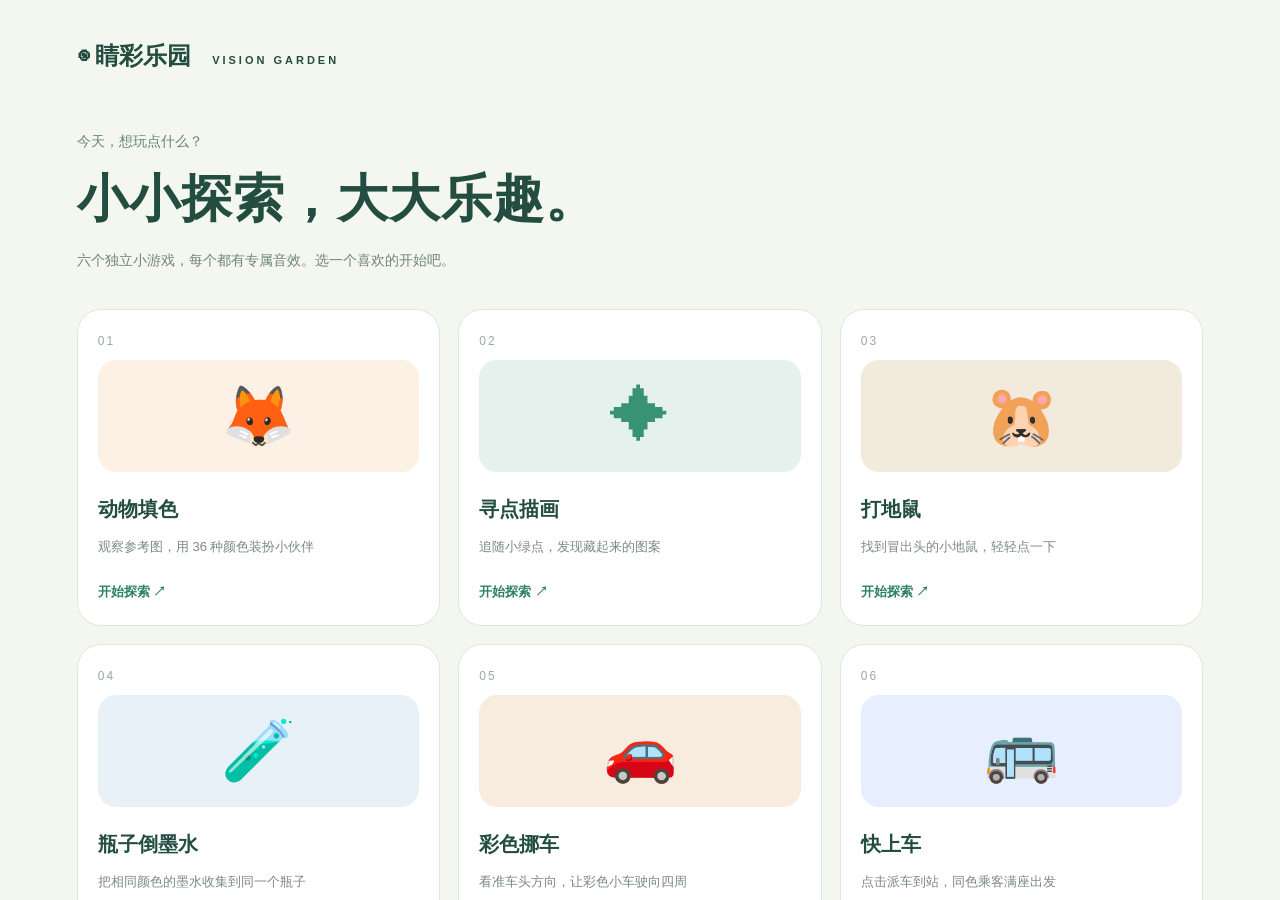
<file: index.html>
<!doctype html><html lang="zh-CN"><head><meta charset="utf-8"><meta name="viewport" content="width=device-width,initial-scale=1"><title>睛彩乐园 · 视觉互动训练</title><link rel="stylesheet" href="shared/base.css"><link rel="stylesheet" href="shared/games.css"><style>
.game-grid{grid-template-columns:repeat(3,minmax(0,1fr))}.game-card{text-decoration:none;color:inherit}.game-color .game-icon{background:#fdf0e4}
</style></head><body><section id="home">
<div class="home-brand">◉ 睛彩乐园 <small>VISION GARDEN</small></div>
<div class="home-intro"><span>今天，想玩点什么？</span><h1>小小探索，大大乐趣。</h1><p>六个独立小游戏，每个都有专属音效。选一个喜欢的开始吧。</p></div>
<div class="game-grid">
<a class="game-card game-color" href="games/color/"><span class="game-number">01</span><span class="game-icon">🦊</span><h2>动物填色</h2><p>观察参考图，用 36 种颜色装扮小伙伴</p><span class="play-link">开始探索 ↗</span></a>
<a class="game-card game-dots" href="games/dots/"><span class="game-number">02</span><span class="game-icon">✦</span><h2>寻点描画</h2><p>追随小绿点，发现藏起来的图案</p><span class="play-link">开始探索 ↗</span></a>
<a class="game-card game-mole" href="games/mole/"><span class="game-number">03</span><span class="game-icon">🐹</span><h2>打地鼠</h2><p>找到冒出头的小地鼠，轻轻点一下</p><span class="play-link">开始探索 ↗</span></a>
<a class="game-card game-water" href="games/water/"><span class="game-number">04</span><span class="game-icon">🧪</span><h2>瓶子倒墨水</h2><p>把相同颜色的墨水收集到同一个瓶子</p><span class="play-link">开始探索 ↗</span></a>
<a class="game-card game-cars" href="games/cars/"><span class="game-number">05</span><span class="game-icon">🚗</span><h2>彩色挪车</h2><p>看准车头方向，让彩色小车驶向四周</p><span class="play-link">开始探索 ↗</span></a>
<a class="game-card game-bus" href="games/bus/"><span class="game-number">06</span><span class="game-icon">🚌</span><h2>快上车</h2><p>点击派车到站，同色乘客满座出发</p><span class="play-link">开始探索 ↗</span></a>
</div>
<p class="home-note">免费开源 · 仅供学习与交流<br>游戏内保留原有闪烁背景；有光敏性癫痫史者请勿使用，不适时立即暂停。此项目不替代正规诊疗。</p>
</section></body></html>
</file>
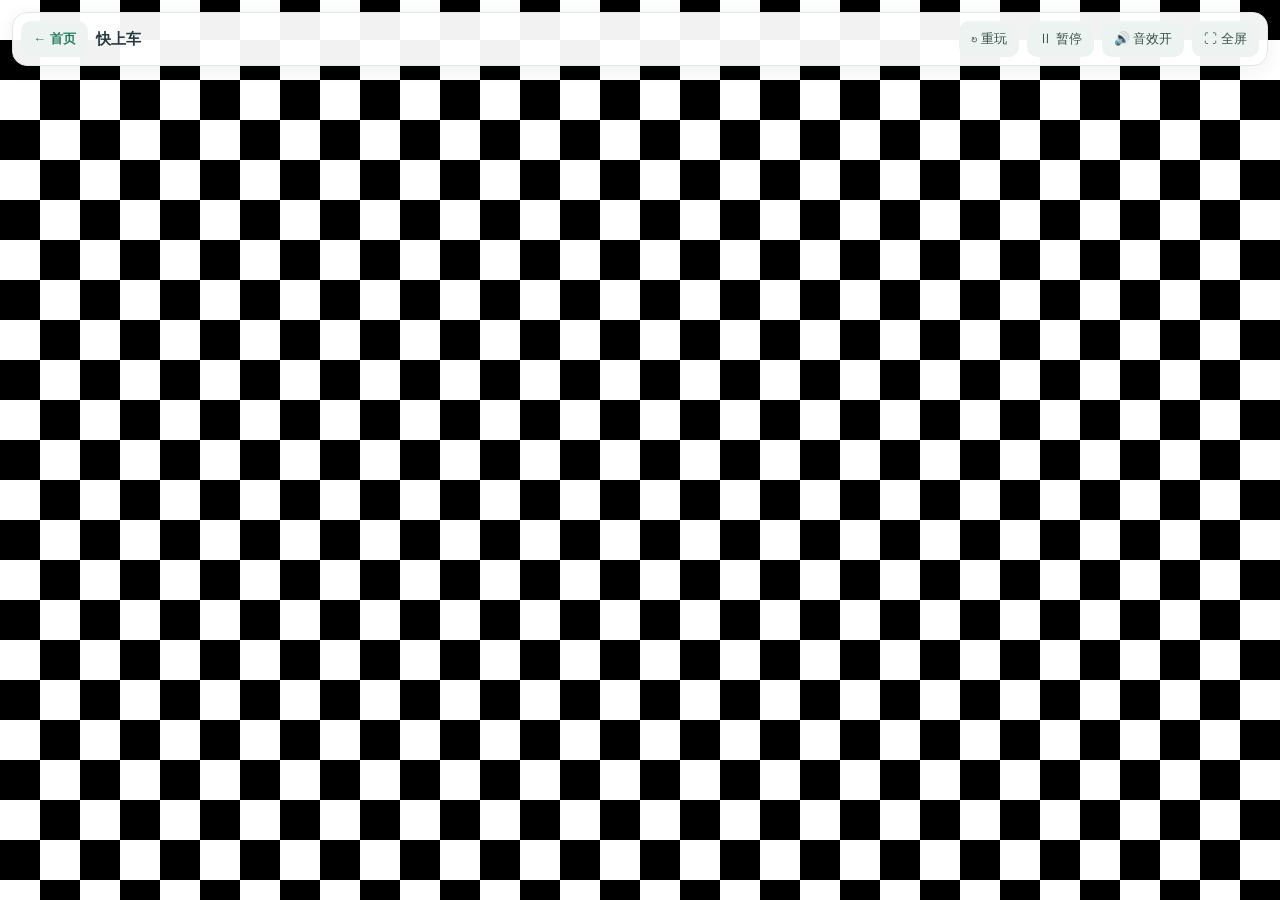
<file: games/bus/index.html>
<!doctype html><html lang="zh-CN"><head><meta charset="utf-8"><meta name="viewport" content="width=device-width,initial-scale=1"><title>快上车 · 睛彩乐园</title><link rel="stylesheet" href="../../shared/base.css"><link rel="stylesheet" href="../../shared/games.css"><link rel="stylesheet" href="../../shared/bus.css"></head><body><div class="layout immersive"><section><div class="workspace"><div class="stage" id="stage"></div></div></section></div><script src="../../shared/audio.js?v=3"></script><script src="../../shared/shell.js"></script><script src="bus.js"></script></body></html>
</file>
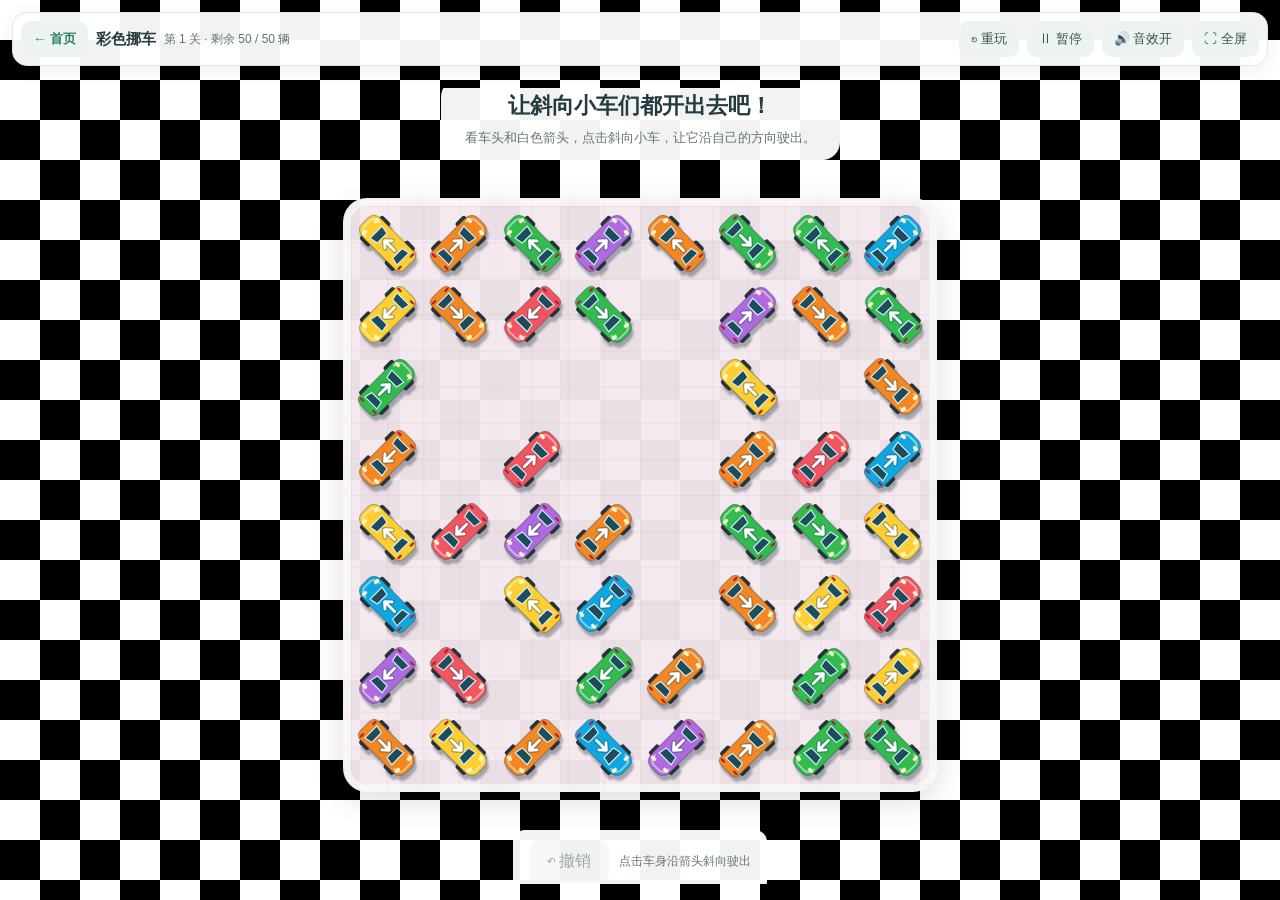
<file: games/cars/index.html>
<!doctype html><html lang="zh-CN"><head><meta charset="utf-8"><meta name="viewport" content="width=device-width,initial-scale=1"><title>彩色挪车 · 睛彩乐园</title><link rel="stylesheet" href="../../shared/base.css"><link rel="stylesheet" href="../../shared/games.css"></head><body><div class="layout immersive"><section><div class="workspace"><div class="stage" id="stage"></div></div></section></div><script src="../../shared/audio.js?v=3"></script><script src="../../shared/shell.js"></script><script src="cars.js?v=2"></script></body></html>
</file>
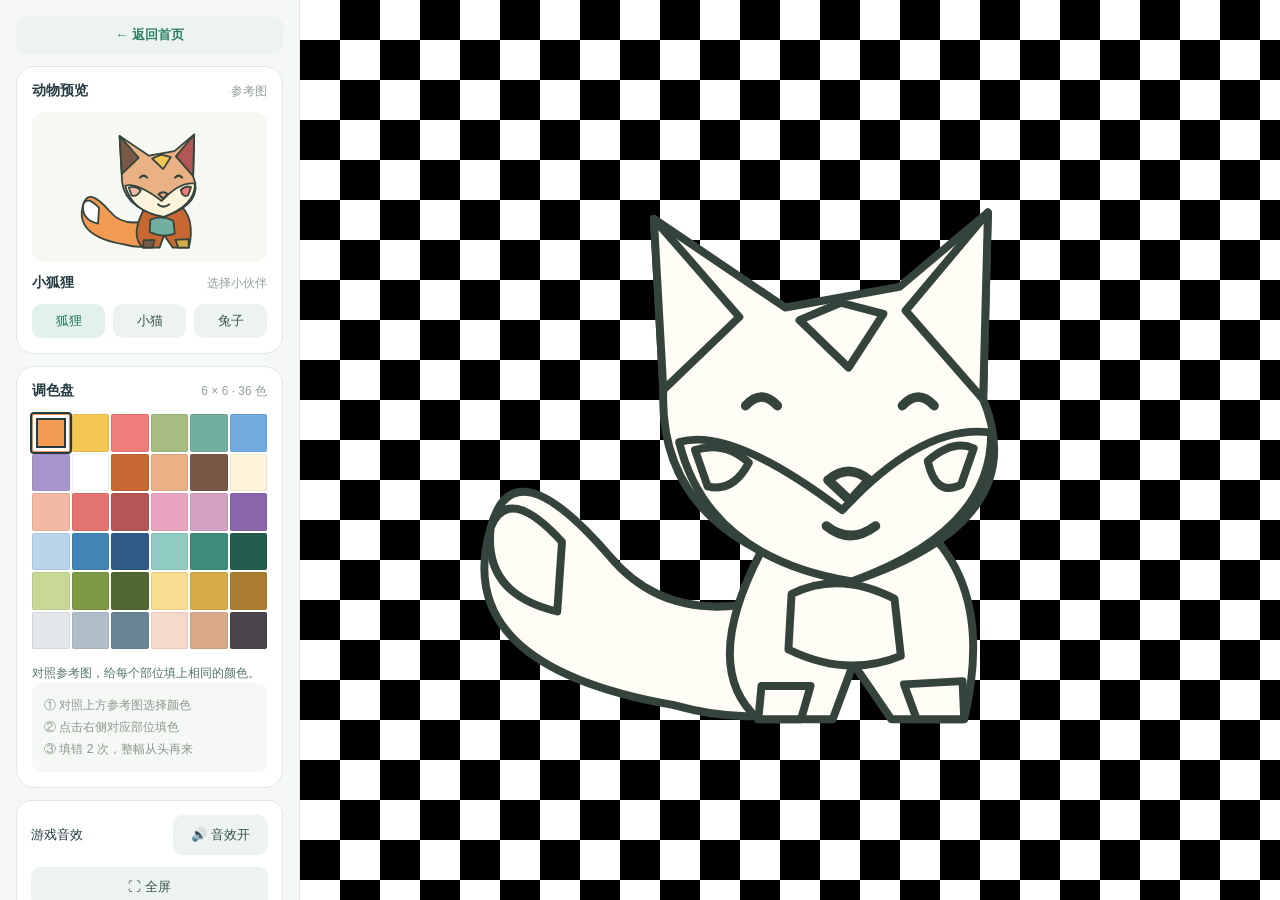
<file: games/color/index.html>
<!doctype html><html lang="zh-CN"><head><meta charset="utf-8"><meta name="viewport" content="width=device-width,initial-scale=1"><title>动物填色 · 睛彩乐园</title><link rel="stylesheet" href="../../shared/base.css"><style>
/* 独立填色页：标签栏不再需要 */
.tabs{display:none}
/* 侧栏顶部返回首页（标题区在侧栏布局里是隐藏的） */
.sidebar-top{display:flex;flex-shrink:0}
.sidebar-top .home-link{flex:1;text-align:center;padding:10px}
/* 填错两次整幅重置时的闪白提示 */
.stage>svg.reset{animation:resetfade .7s ease}
@keyframes resetfade{0%,100%{opacity:1}45%{opacity:.1}}
</style></head><body><main><div class="heading"><div><h1>动物填色</h1><p>跟着色彩，开启今天的视觉探索。</p></div><div class="session">◷ 本次探索 <b id="timer">00:00</b> <a class="home-link" href="../../index.html">⌂ 首页</a></div></div><div class="layout"><aside class="sidebar"><div class="sidebar-top"><a class="home-link" href="../../index.html">← 返回首页</a></div><section class="card"><div class="label">动物预览 <span class="muted">参考图</span></div><div id="preview" class="preview"></div><div class="label"><span id="animalTitle">小狐狸</span><span class="muted">选择小伙伴</span></div><div class="animals"><button data-animal="fox" class="selected">狐狸</button><button data-animal="cat">小猫</button><button data-animal="rabbit">兔子</button></div></section><section class="card"><div class="label">调色盘 <span class="muted">6 × 6 · 36 色</span></div><div id="palette" class="palette"></div><div id="colorFeedback" role="status" aria-live="polite">对照参考图，给每个部位填上相同的颜色。</div><div class="hint">① 对照上方参考图选择颜色<br>② 点击右侧对应部位填色<br>③ 填错 2 次，整幅从头再来</div></section><div class="settings"><label>游戏音效 <button type="button" data-sound-toggle aria-pressed="true">🔊 音效开</button></label><button id="fullscreen" style="margin-left:auto">⛶ 全屏</button></div><div class="bottom">闪烁可能引起光敏不适，有光敏性癫痫史者请勿使用闪烁模式；不适时立即暂停。此项目为互动演示，不提供治疗方案。</div></aside><section><div class="workspace"><div class="workhead"><span class="label" id="workTitle">给小狐狸涂上颜色</span><span class="status" id="status">黑白块交替闪烁中</span></div><div class="stage" id="stage"></div><div class="footbar"><div><span class="muted" id="progressText"></span><div class="progress"><i id="progressBar"></i></div></div><div class="controls"><button id="undo">↶ 撤销</button><button id="reset">↻ 重新开始</button><button id="pause" class="primary">Ⅱ 暂停</button></div></div></div></section></div></main><script src="../../shared/audio.js?v=3"></script><script src="../../shared/animals.js"></script><script src="../../shared/shell.js"></script><script src="color.js"></script></body></html>
</file>
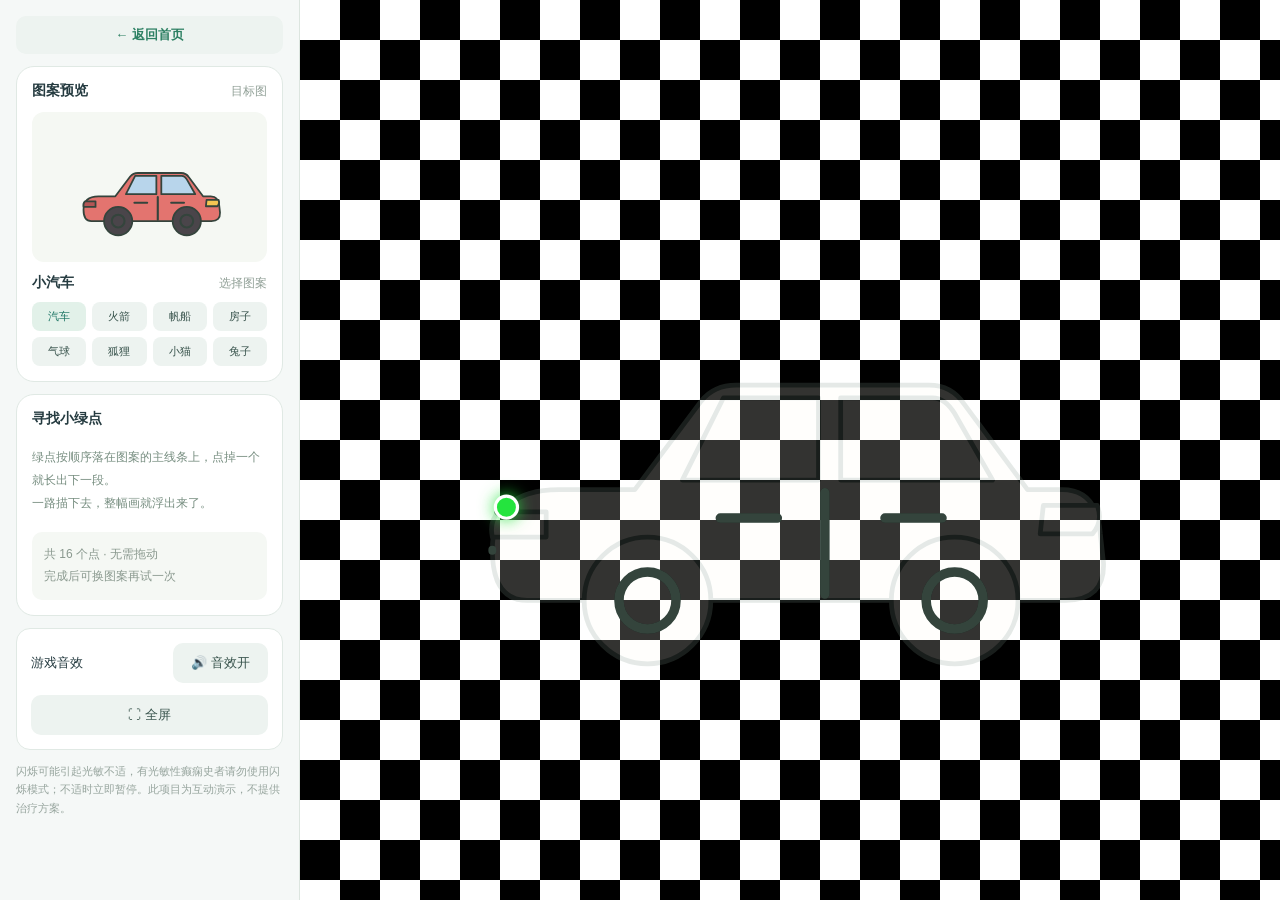
<file: games/dots/index.html>
<!doctype html><html lang="zh-CN"><head><meta charset="utf-8"><meta name="viewport" content="width=device-width,initial-scale=1"><title>寻点描画 · 睛彩乐园</title><link rel="stylesheet" href="../../shared/base.css"><style>
.tabs{display:none}
/* 侧栏顶部返回首页（标题区在侧栏布局里是隐藏的） */
.sidebar-top{display:flex;flex-shrink:0}
.sidebar-top .home-link{flex:1;text-align:center;padding:10px}
/* 角色多，侧栏用网格排布 */
.sidebar .animals{display:grid;grid-template-columns:repeat(4,minmax(0,1fr));gap:6px;margin-top:10px}
.sidebar .animals button{padding:7px 2px;font-size:11px;border-radius:8px}
/* 绿点直接画在 SVG 线条上（跟着主轮廓走） */
.path-dot{fill:#24e43e;stroke:#fff;stroke-width:2;cursor:pointer;transform-box:fill-box;transform-origin:center;animation:dotpulse 1.5s ease-in-out infinite;filter:drop-shadow(0 0 5px rgba(36,228,62,.9))}
.path-dot:hover{filter:drop-shadow(0 0 10px rgba(36,228,62,1)) brightness(1.08)}
.path-dot:focus-visible{stroke:#237968;stroke-width:4;outline:none}
@keyframes dotpulse{0%,100%{transform:scale(1)}50%{transform:scale(1.32)}}
/* 描完后真实配色图整幅浮现 */
.stage .finale{position:absolute;inset:0;display:grid;place-items:center;pointer-events:none;animation:finale-in .9s ease both}
.stage .finale svg{width:82%;height:82%;max-width:760px;max-height:82%;overflow:hidden}
@keyframes finale-in{from{opacity:0;transform:scale(.94)}to{opacity:1;transform:scale(1)}}
</style></head><body><main><div class="heading"><div><h1>寻点描画</h1><p>跟着绿点沿线条走一圈，看看藏着什么图案。</p></div><div class="session">◷ 本次探索 <b id="timer">00:00</b> <a class="home-link" href="../../index.html">⌂ 首页</a></div></div><div class="layout"><aside class="sidebar"><div class="sidebar-top"><a class="home-link" href="../../index.html">← 返回首页</a></div><section class="card"><div class="label">图案预览 <span class="muted">目标图</span></div><div id="preview" class="preview"></div><div class="label"><span id="animalTitle">小汽车</span><span class="muted">选择图案</span></div><div class="animals"><button data-animal="car" class="selected">汽车</button><button data-animal="rocket">火箭</button><button data-animal="boat">帆船</button><button data-animal="house">房子</button><button data-animal="balloon">气球</button><button data-animal="fox">狐狸</button><button data-animal="cat">小猫</button><button data-animal="rabbit">兔子</button></div></section><section class="card"><div class="label">寻找小绿点</div><p class="note">绿点按顺序落在图案的主线条上，点掉一个就长出下一段。<br>一路描下去，整幅画就浮出来了。</p><div class="hint" style="margin-top:18px">共 16 个点 · 无需拖动<br>完成后可换图案再试一次</div></section><div class="settings"><label>游戏音效 <button type="button" data-sound-toggle aria-pressed="true">🔊 音效开</button></label><button id="fullscreen" style="margin-left:auto">⛶ 全屏</button></div><div class="bottom">闪烁可能引起光敏不适，有光敏性癫痫史者请勿使用闪烁模式；不适时立即暂停。此项目为互动演示，不提供治疗方案。</div></aside><section><div class="workspace"><div class="workhead"><span class="label" id="workTitle">沿绿点描出线条，看看藏着什么</span><span class="status" id="status">黑白块交替闪烁中</span></div><div class="stage" id="stage"></div><div class="footbar"><div><span class="muted" id="progressText"></span><div class="progress"><i id="progressBar"></i></div></div><div class="controls"><button id="reset">↻ 重新开始</button><button id="pause" class="primary">Ⅱ 暂停</button></div></div></div></section></div></main><script src="../../shared/audio.js?v=3"></script><script src="../../shared/animals.js"></script><script src="../../shared/shell.js"></script><script src="dots.js"></script></body></html>
</file>
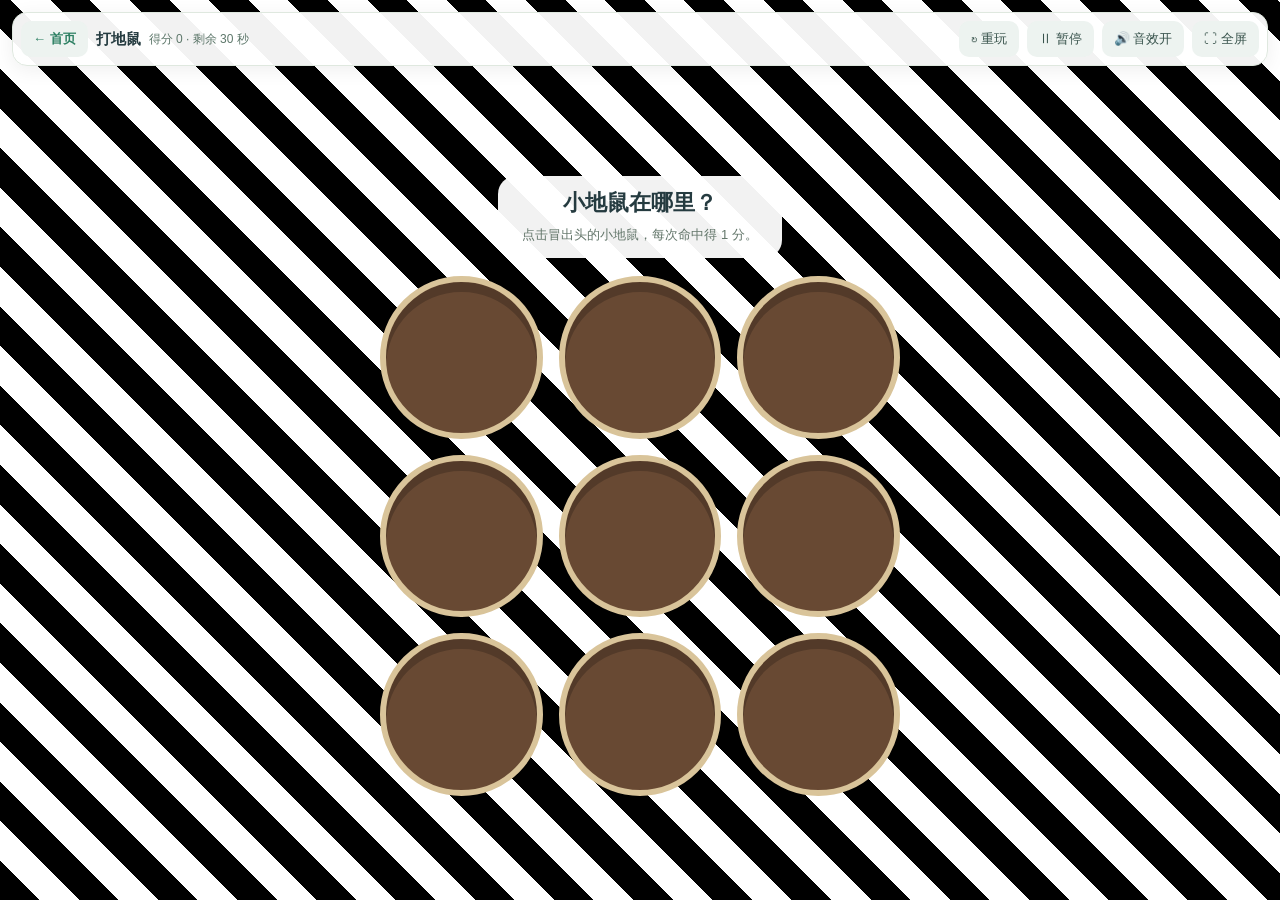
<file: games/mole/index.html>
<!doctype html><html lang="zh-CN"><head><meta charset="utf-8"><meta name="viewport" content="width=device-width,initial-scale=1"><title>打地鼠 · 睛彩乐园</title><link rel="stylesheet" href="../../shared/base.css"><link rel="stylesheet" href="../../shared/games.css"></head><body><div class="layout immersive"><section><div class="workspace"><div class="stage" id="stage"></div></div></section></div><script src="../../shared/audio.js?v=3"></script><script src="../../shared/shell.js"></script><script src="mole.js"></script></body></html>
</file>
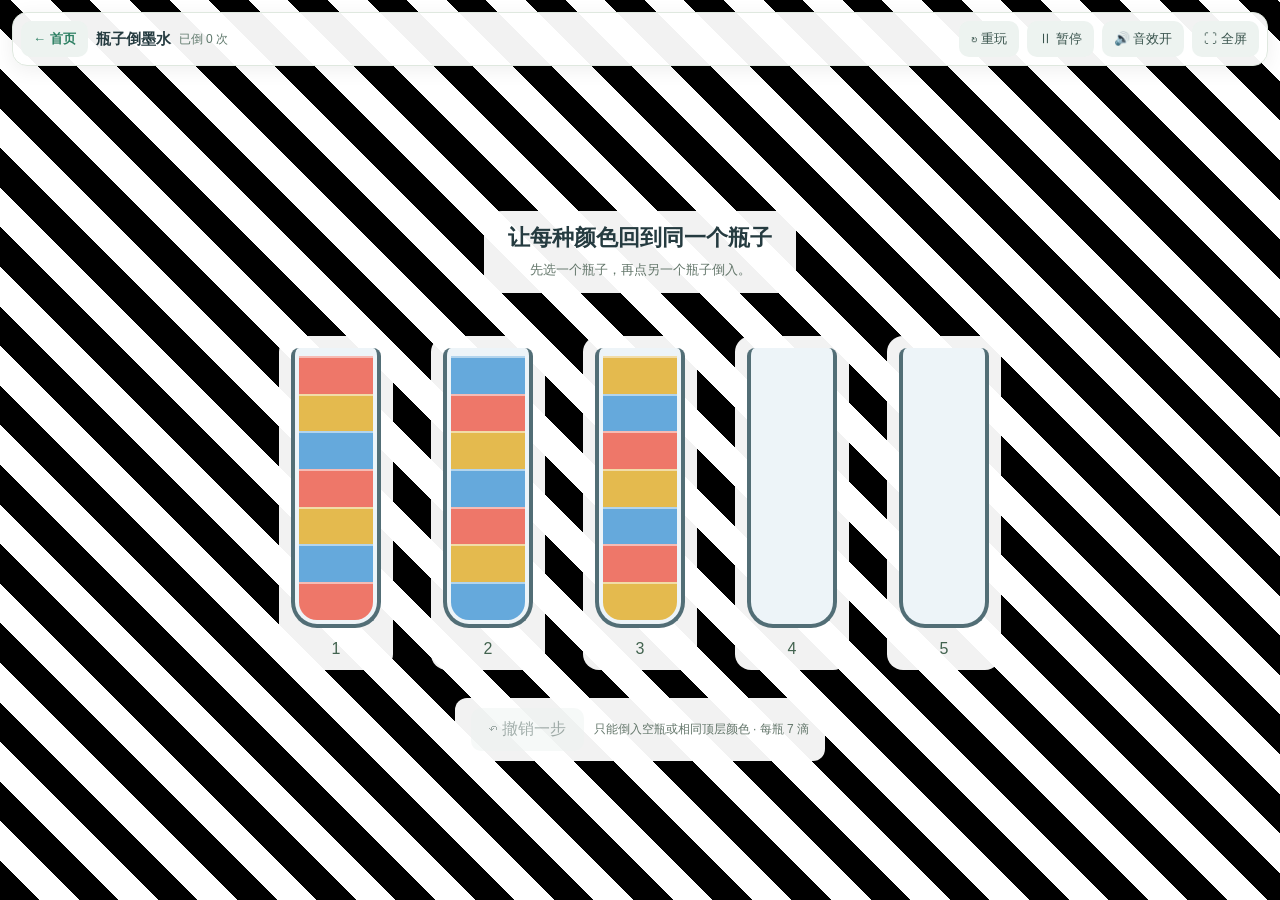
<file: games/water/index.html>
<!doctype html><html lang="zh-CN"><head><meta charset="utf-8"><meta name="viewport" content="width=device-width,initial-scale=1"><title>瓶子倒墨水 · 睛彩乐园</title><link rel="stylesheet" href="../../shared/base.css"><link rel="stylesheet" href="../../shared/games.css"></head><body><div class="layout immersive"><section><div class="workspace"><div class="stage" id="stage"></div></div></section></div><script src="../../shared/audio.js?v=3"></script><script src="../../shared/shell.js"></script><script src="water.js"></script></body></html>
</file>
<file: shared/base.css>
:root{font-family:Inter,'Microsoft YaHei',sans-serif;color:#253b40;background:#f5f8f7;--accent:#237968}*{box-sizing:border-box}body{margin:0}button,select,input{font:inherit}button,select{cursor:pointer}button{border:0;border-radius:10px;padding:11px 18px;background:#edf3f0;color:#38534c}button:hover{filter:brightness(.96)}button:focus-visible,select:focus-visible{outline:3px solid #e8a83b;outline-offset:3px}.top{height:84px;border-bottom:1px solid #e3ebe7;background:white;display:flex;align-items:center;justify-content:space-between;padding:0 5%}.brand{font-size:21px;font-weight:800;display:flex;gap:12px;align-items:center}.logo{background:#237968;color:white;width:39px;height:39px;border-radius:13px;display:grid;place-items:center;font-size:25px}.sub{font-size:12px;font-weight:400;color:#8a9994;margin-top:3px}.tag{font-size:12px;background:#edf5ef;color:#56816a;padding:8px 13px;border-radius:30px}main{max-width:1370px;margin:auto;padding:34px 36px}.heading{display:flex;justify-content:space-between;align-items:center}h1{font-size:29px;letter-spacing:1px;margin:0 0 9px}p{color:#85948e;font-size:14px;margin:0}.session{color:#678277;font-size:14px}.tabs{margin:28px 0 24px;display:flex;gap:8px;border-bottom:1px solid #dee8e3}.tabs button{background:none;border-radius:0;padding:16px 30px;color:#8b9892}.tabs button.active{color:#237968;border-bottom:3px solid #237968;font-weight:700}.layout{display:grid;grid-template-columns:280px 1fr;gap:24px}.card{background:white;border:1px solid #e0e9e4;border-radius:18px;padding:22px;margin-bottom:18px}.label{font-size:14px;font-weight:700;display:flex;justify-content:space-between;align-items:center}.muted{font-size:12px;color:#91a097;font-weight:400}.preview{height:180px;background:#f5f8f3;border-radius:12px;margin:18px 0 14px;display:grid;place-items:center}.preview svg{height:165px;width:200px}.animals{display:flex;gap:8px;margin-top:12px}.animals button{padding:8px 12px;font-size:13px;flex:1}.animals button.selected{background:#e2f1e9;color:#237968}.palette{display:grid;grid-template-columns:repeat(4,1fr);gap:14px;margin:22px 0}.swatch{width:42px;height:42px;border-radius:50%;padding:0;border:4px solid white;box-shadow:0 0 0 1px #e4eae6}.swatch.selected{box-shadow:0 0 0 2px #237968;transform:scale(1.08)}.hint{padding:12px;border-radius:10px;background:#f5f8f4;font-size:12px;line-height:1.8;color:#8a998f}.workspace{background:white;border:1px solid #dfe8e2;border-radius:18px;overflow:hidden;align-self:start}.workhead{padding:20px 24px;display:flex;align-items:center;justify-content:space-between}.status{font-size:12px;color:#61937c;display:flex;align-items:center;gap:6px}.status:before{content:'';height:6px;width:6px;border-radius:50%;background:#70ac86}.stage{height:465px;position:relative;display:grid;place-items:center;overflow:hidden;animation:soft 18s infinite alternate;transition:background 3s}.stage svg{height:90%;width:90%;max-width:620px;overflow:visible}.stage [data-part]{cursor:pointer;transition:fill .2s}.stage [data-part]:hover{filter:brightness(.95)}@keyframes soft{0%{background-color:#e6efd2}35%{background-color:#e3eaf7}70%{background-color:#f4e5d6}100%{background-color:#e0eee7}}.stage.paused,.stage.paused *{animation-play-state:paused!important}.stage.checker{animation:pattern 16s infinite alternate;background-image:conic-gradient(#b9d88c 25%,#e9a19b 0 50%,#b9d88c 0 75%,#e9a19b 0);background-size:64px 64px}.stage.stripes{animation:pattern 16s infinite alternate;background-image:repeating-linear-gradient(45deg,#333 0 18px,#fafafa 18px 36px)}@keyframes pattern{to{background-position:64px 32px}}.footbar{display:flex;align-items:center;justify-content:space-between;padding:18px 24px;gap:12px}.progress{height:5px;width:130px;background:#e9efeb;border-radius:5px;overflow:hidden;margin-top:7px}.progress i{height:100%;display:block;background:#4f9479;transition:width .4s}.controls{display:flex;gap:9px}.primary{background:#237968;color:white}.settings{display:flex;gap:24px;align-items:center;flex-wrap:wrap;background:white;border:1px solid #e0e9e4;padding:18px 23px;border-radius:14px;margin-top:18px;font-size:13px}.settings select{border:1px solid #dfe8e2;padding:7px;border-radius:7px;background:white;color:#526c60}.settings label{display:flex;align-items:center;gap:10px}.bottom{font-size:12px;color:#97a59e;margin:20px 0;text-align:center;line-height:1.8}.dot{position:absolute;width:26px;height:26px;border-radius:50%;background:#24e43e;border:3px solid white;box-shadow:0 0 0 2px #194d21,0 3px 8px #0005;padding:0;transform:translate(-50%,-50%);z-index:3}.reveal{stroke-dasharray:1;stroke-dashoffset:1;transition:stroke-dashoffset .75s ease;pointer-events:none}.complete{position:absolute;bottom:20px;background:#fffef0ee;padding:12px 22px;border-radius:30px;color:#237968;font-weight:700}.hidden{display:none!important}.note{font-size:12px;color:#778e80;line-height:1.9;margin-top:18px}footer{text-align:center;padding:20px;color:#a0aea5;font-size:12px;border-top:1px solid #e4ebe5}@media(max-width:850px){main{padding:24px 16px}.layout{grid-template-columns:210px 1fr;gap:12px}.card{padding:15px}.stage{height:420px}.footbar{padding:15px;flex-wrap:wrap}.top{padding:0 20px}.session{display:none}}@media(max-width:600px){.layout{grid-template-columns:1fr}.sidebar{display:grid;grid-template-columns:1fr 1fr;gap:10px}.preview{height:120px}.preview svg{height:110px}.palette{gap:10px;grid-template-columns:repeat(3,1fr)}.swatch{width:32px;height:32px}.stage{height:380px}.heading h1{font-size:24px}.settings{gap:14px}.tabs button{padding:14px 20px}.tag{display:none}}
.palette{grid-template-columns:repeat(6,minmax(0,1fr));gap:3px;margin:20px 0;width:100%;aspect-ratio:1}.swatch{width:100%;height:auto;aspect-ratio:1;border-radius:2px;border:1px solid #00000012;box-shadow:none;min-width:0;padding:0}.swatch.selected{box-shadow:inset 0 0 0 3px #fff,inset 0 0 0 5px #253b40;transform:none;outline:2px solid #253b40;outline-offset:0;z-index:1}.stage path.wrong{animation:wrong-flash .55s ease 1}@keyframes wrong-flash{0%,100%{filter:none}50%{fill:#ff6969;filter:brightness(1.5)}}#colorFeedback{min-height:40px;margin-top:12px;font-size:12px;line-height:1.7;color:#537565}.preview{height:210px}.preview svg{height:200px}@media(max-width:600px){.palette{gap:2px}.swatch{width:100%;height:auto}.preview{height:150px}.preview svg{height:140px}}
.stage.checker,.stage.blocks,.stage.stripes,.stage.mixed{transition:none;background-color:#fff;animation:flash-pattern 2s steps(1,end) infinite;background-size:80px 80px}.stage.checker{background-image:conic-gradient(#ff0000 25%,#00ff00 0 50%,#ff0000 0 75%,#00ff00 0)}.stage.blocks{background-image:conic-gradient(#000 25%,#fff 0 50%,#000 0 75%,#fff 0)}.stage.stripes{animation-name:stripe-flash;background-image:repeating-linear-gradient(45deg,#000 0 28px,#fff 28px 56px);background-size:auto}.stage.mixed{animation-name:mixed-flash;background-image:conic-gradient(#000 25%,#fff 0 50%,#000 0 75%,#fff 0)}@keyframes flash-pattern{0%,100%{background-position:0 0}50%{background-position:40px 0}}@keyframes mixed-flash{0%,100%{background-image:conic-gradient(#000 25%,#fff 0 50%,#000 0 75%,#fff 0);background-position:0 0}50%{background-image:conic-gradient(#ff0000 25%,#00ff00 0 50%,#ff0000 0 75%,#00ff00 0);background-position:40px 0}}
@keyframes stripe-flash{0%,100%{background-position:0 0}50%{background-position:39.6px 0}}
.stage{animation:none;transition:none}.stage.checker,.stage.blocks,.stage.stripes,.stage.mixed{animation-duration:1s;animation-iteration-count:infinite;animation-timing-function:steps(1,end)}

/* Edge-to-edge training surface; all controls live in the left rail. */
html,body{width:100%;height:100%;overflow:hidden}body{background:#fff}main{max-width:none;padding:0;margin:0;width:100%;height:100dvh}.layout{display:grid;grid-template-columns:300px minmax(0,1fr);gap:0;width:100%;height:100%;background:#fff}.sidebar{display:flex;flex-direction:column;gap:12px;height:100%;overflow-y:auto;padding:16px;background:#f5f8f7;border-right:1px solid #dce5df;overscroll-behavior:contain}.layout>section{height:100%;min-width:0;min-height:0}.workspace{border:0;border-radius:0;margin:0;width:100%;height:100%;position:relative}.stage{position:absolute;inset:0;width:100%;height:100%;border-radius:0}.stage svg{height:86%;width:90%;max-width:none;max-height:none}.sidebar .top{padding:0 0 12px;height:auto;min-height:55px;background:none;flex-shrink:0}.sidebar .tag,.heading,body>footer{display:none}.sidebar .tabs{margin:0;display:flex;gap:0;flex-shrink:0}.sidebar .tabs button{padding:12px 6px;flex:1;font-size:14px}.sidebar .card{margin:0;padding:15px;flex-shrink:0}.sidebar .preview{height:150px;margin:12px 0}.sidebar .preview svg{height:145px}.sidebar .palette{margin:14px 0;gap:2px}.sidebar .workhead{padding:4px 0;display:flex;flex-direction:column;align-items:flex-start;gap:8px}.sidebar .footbar{padding:10px 0;flex-direction:column;align-items:stretch;gap:12px}.sidebar .controls{display:flex;flex-wrap:wrap;gap:6px}.sidebar .controls button{padding:10px 12px;flex:1;white-space:nowrap}.sidebar .progress{width:100%}.sidebar .settings{padding:14px;margin:0;display:flex;flex-direction:column;align-items:stretch;gap:12px}.sidebar .settings label{justify-content:space-between;flex-wrap:wrap}.sidebar .settings select{max-width:100%;font-size:12px}.sidebar #fullscreen{margin:0!important;width:100%}.sidebar .bottom{text-align:left;margin:0;font-size:11px;line-height:1.7}.sidebar #colorFeedback{min-height:0}.layout:fullscreen{width:100vw;height:100dvh}.complete{pointer-events:none}@media(max-width:850px){.layout{grid-template-columns:240px minmax(0,1fr)}.sidebar{padding:12px}.sidebar .brand{font-size:18px}.sidebar .card{padding:12px}}@media(max-width:600px){.layout{grid-template-columns:165px minmax(0,1fr)}.sidebar{padding:8px;gap:8px}.sidebar .brand{font-size:15px;gap:6px}.sidebar .logo{width:28px;height:28px;font-size:20px}.sidebar .sub{font-size:9px}.sidebar .tabs button{font-size:12px;padding:10px 2px}.sidebar .card{padding:8px}.sidebar .label{font-size:12px;flex-wrap:wrap;gap:5px}.sidebar .preview{height:115px}.sidebar .preview svg{height:110px}.sidebar .animals{gap:3px}.sidebar .animals button{padding:6px 3px;font-size:11px}.sidebar .hint{padding:7px;font-size:10px}.sidebar .settings{padding:8px}.sidebar .settings label{font-size:11px}.sidebar .settings select{width:100%;font-size:11px}.stage svg{width:96%;height:90%}}

/* Size SVG against both stage dimensions without contributing intrinsic grid height. */
.stage>svg{position:absolute;left:50%;top:50%;transform:translate(-50%,-50%);display:block;width:82%;height:82%;max-width:760px;max-height:82%;min-width:0;min-height:0;overflow:hidden;object-fit:contain}
</file>
<file: shared/games.css>
#home{height:100dvh;overflow:auto;background:#f4f7ef;padding:40px clamp(20px,6vw,100px);color:#234d40}.home-brand{font-size:24px;font-weight:800}.home-brand small{font-size:11px;letter-spacing:3px;margin-left:14px}.home-intro{margin:60px 0 36px}.home-intro>span{font-size:14px;color:#648571}.home-intro h1{font-size:clamp(30px,4vw,54px);margin:14px 0}.home-intro p{color:#718578;line-height:1.8}.game-grid{display:grid;grid-template-columns:repeat(5,minmax(0,1fr));gap:18px}.game-card{text-align:left;border-radius:24px;background:#fff;padding:24px 20px;min-height:310px;border:1px solid #dfe8d9;position:relative;transition:transform .2s,box-shadow .2s;display:flex;flex-direction:column}.game-card:hover{transform:translateY(-5px);box-shadow:0 12px 30px #244e4012}.game-number{font-size:12px;color:#9aaa9c;letter-spacing:2px}.game-icon{display:grid;place-items:center;font-size:60px;height:112px;margin:12px 0;background:#edf3e7;border-radius:18px}.game-dots .game-icon{color:#389274;background:#e5f1ed}.game-water .game-icon{background:#e9f1f8}.game-cars .game-icon{background:#f8ecdf}.game-mole .game-icon{background:#f2eadd}.game-card h2{font-size:20px;margin:12px 0}.game-card p{font-size:13px;line-height:1.8;color:#7a8a7d}.play-link{margin-top:auto;padding-top:24px;font-size:13px;font-weight:700;color:#2d8063}.home-note{font-size:12px;line-height:2;color:#859386;margin:30px 0}.layout.immersive{grid-template-columns:minmax(0,1fr)}.immersive>.sidebar{display:none}.game-toolbar{position:absolute;z-index:10;top:12px;left:312px;right:12px;display:flex;align-items:center;gap:8px;background:#fffffff2;border:1px solid #dfe8df;padding:8px;border-radius:15px;box-shadow:0 4px 20px #0001;flex-wrap:wrap}.immersive .game-toolbar{left:12px}.game-toolbar button{font-size:13px;padding:9px 12px}.game-toolbar strong{font-size:15px}.game-toolbar #gameMeter{margin-right:auto;font-size:12px;color:#5d776a}.game-options{position:absolute;right:12px;top:76px;z-index:20;background:white;border-radius:14px;padding:18px;box-shadow:0 8px 35px #0003;width:min(340px,90vw)}.game-options .settings{margin:0;padding:0;border:0;display:flex;flex-direction:column;align-items:stretch;gap:16px}.game-options label{display:flex;justify-content:space-between;align-items:center;gap:12px;font-size:13px}.game-options #animalOption{margin-top:16px}.game-options p{font-size:11px;line-height:1.7;margin-top:15px}.play-area{position:absolute;inset:88px 12px 16px;display:flex;flex-direction:column;align-items:center;justify-content:center;gap:18px;overflow:auto}.play-caption{text-align:center;background:#fffffff2;padding:12px 24px;border-radius:18px;max-width:95%}.play-caption h2{font-size:22px;margin:0 0 7px}.play-caption p{font-size:13px;color:#63766a;line-height:1.6}.mole-board{display:grid;grid-template-columns:repeat(3,1fr);gap:clamp(10px,3vh,28px);width:min(560px,85vw);max-height:65%;aspect-ratio:1.3}.hole{background:#684933;border:6px solid #d9c49a;border-radius:50%;padding:0;box-shadow:inset 0 10px 0 #0003;min-height:0;display:grid;place-items:center}.hole span{font-size:clamp(30px,8vh,75px);line-height:1}.hole.occupied{background:#ac8c66}.bottle-board{display:flex;align-items:flex-end;justify-content:center;gap:clamp(8px,3vw,40px);padding:25px 10px 10px;max-width:100%}.bottle-wrap{background:#fffffff2;padding:12px;border-radius:16px;display:flex;align-items:center;flex-direction:column;gap:12px;color:#42634f}.bottle{position:relative;display:block;width:clamp(40px,7vw,90px);height:clamp(140px,32vh,280px);border:4px solid #526e76;border-top:0;border-radius:8px 8px 26px 26px;background:#edf4f8;overflow:hidden}.liquid{position:absolute;inset:8px 4px 4px;display:flex;flex-direction:column-reverse;overflow:hidden;border-radius:0 0 18px 18px}.liquid i{height:25%;flex-shrink:0;border-top:2px solid #ffffff80}.bottle-wrap.chosen{outline:4px solid #286d50;transform:translateY(-12px)}.mini-actions{display:flex;gap:10px;align-items:center;flex-wrap:wrap;justify-content:center;background:#fffffff2;padding:10px 16px;border-radius:12px}.mini-actions span{font-size:12px;color:#63766a}button:disabled{opacity:.45;cursor:default}.parking{position:relative;width:min(54vh,72vw,500px);aspect-ratio:1;flex-shrink:0;border:7px solid #e0e5db;border-radius:16px;background-color:#f2f4ed;background-image:linear-gradient(#bdcabc80 1px,transparent 1px),linear-gradient(90deg,#bdcabc80 1px,transparent 1px);background-size:16.6667% 16.6667%;box-shadow:0 8px 25px #0002}.car{position:absolute;border:4px solid transparent;border-radius:13px;background:var(--car);background-clip:padding-box;display:flex;align-items:center;justify-content:center;gap:7px;padding:5px;color:#fff;text-shadow:0 1px 2px #0005;font-size:22px;box-shadow:inset 0 -7px 0 #0002}.car.chosen{outline:3px solid #234e3d;outline-offset:-3px}.car small{font-size:18px}.exit-sign{position:absolute;top:33.333%;left:100%;height:16.667%;display:flex;align-items:center;white-space:nowrap;padding:0 5px;background:#fff4e0;color:#925937;border-radius:0 8px 8px 0;font-size:12px}.immersive .stage>svg{top:55%;height:75%;max-height:75%}.sidebar .top{margin-top:0}@media(max-width:1100px){.game-grid{grid-template-columns:repeat(3,1fr)}.game-toolbar{left:252px}}@media(min-width:851px){.game-toolbar{left:312px}}@media(max-width:700px){#home{padding:24px 18px}.home-intro{margin:35px 0 24px}.game-grid{grid-template-columns:repeat(2,1fr);gap:12px}.game-card{min-height:250px;padding:16px}.game-icon{height:80px;font-size:44px}.game-card h2{font-size:18px}.home-brand small{display:block;margin:7px 0}.game-toolbar{gap:5px}.game-toolbar strong{font-size:13px}.game-toolbar button{padding:7px;font-size:12px}.play-caption h2{font-size:18px}.bottle-wrap{padding:7px}.play-area{inset:115px 8px 10px;gap:12px}.game-options{top:115px}.mini-actions span{width:100%;text-align:center}}@media(max-width:600px){.game-toolbar{left:173px}.game-toolbar #gameName{display:none}.game-toolbar #gameMeter{font-size:11px}.parking{width:min(48vh,70vw)}.bottle-board{gap:6px}}@media(max-height:500px){.play-area{inset:75px 10px 6px;gap:6px}.play-caption{padding:5px 15px}.play-caption h2{font-size:16px}.play-caption p{font-size:11px}.parking{width:45vh}.bottle{height:100px}.bottle-board{padding:12px 0 0}.mini-actions{padding:4px}.mole-board{width:45vh}.hole span{font-size:30px}}
.car:before{content:'';position:absolute;inset:18% 16%;border:3px solid #ffffff70;background:#ffffff25;border-radius:7px;pointer-events:none}.car span,.car small{z-index:1}.car:after{content:'';position:absolute;inset:8%;border-left:4px solid #263a4460;border-right:4px solid #263a4460;border-radius:10px;pointer-events:none}
.traffic-surround{position:relative;width:min(60vh,78vw,620px);aspect-ratio:1;flex-shrink:0;margin:20px 24px}.traffic-lot{position:absolute;inset:0;border-radius:24px;background:#f4e9eef5;box-shadow:0 10px 30px #0002;border:8px solid #fff8}.traffic-car{position:absolute;background:none;border:0;border-radius:0;padding:2px;filter:drop-shadow(2px 5px 1px #29364460);touch-action:manipulation;z-index:1}.traffic-car:hover{filter:drop-shadow(2px 6px 2px #29364470) brightness(1.07);z-index:2}.traffic-car:focus-visible{outline:3px solid #216b57;border-radius:12px;outline-offset:-3px}.vehicle-art{width:100%;height:100%;display:block;overflow:visible;pointer-events:none}.exit-edge{position:absolute;background:#fffffff2;color:#437361;font-size:12px;padding:5px 12px;border-radius:20px;white-space:nowrap}.north{top:-26px;left:50%;transform:translateX(-50%)}.south{bottom:-26px;left:50%;transform:translateX(-50%)}.west{left:-30px;top:50%;padding:7px}.east{right:-30px;top:50%;padding:7px}.traffic-car.driving{animation:drive-away .65s ease-in forwards;z-index:5;pointer-events:none}.traffic-car.blocked{animation:blocked-car .25s ease-in-out 2}@keyframes drive-away{to{transform:translate(var(--exit-x),var(--exit-y));opacity:0}}@keyframes blocked-car{25%{transform:translateX(-3px)}75%{transform:translateX(3px)}}@media(max-height:600px){.traffic-surround{width:min(48vh,70vw);margin:12px 24px}.traffic-lot{border-width:4px}.exit-edge{font-size:10px;padding:3px 8px}.north{top:-19px}.south{bottom:-19px}.traffic-car{padding:1px}}@media(max-width:500px){.traffic-surround{width:min(53vh,78vw)}.traffic-lot{border-width:4px}}
.stage .vehicle-art{width:100%;height:100%;max-width:none;max-height:none}
.game-grid{grid-template-columns:repeat(3,minmax(0,1fr))}.game-bus .game-icon{background:#e7efff}.bus-scene{display:flex;width:min(78vh,86vw,760px);aspect-ratio:1.28;flex-shrink:0;background:#dce7e0;border:8px solid #f8faf3;border-radius:20px;box-shadow:0 12px 30px #0003;position:relative;margin:6px 0}.bus-road{position:relative;width:75%;height:100%;background-color:#62737a;background-image:linear-gradient(#d2dfdf60 1px,transparent 1px),linear-gradient(90deg,#d2dfdf60 1px,transparent 1px);background-size:16.6667% 16.6667%;border:3px solid #ecdf9c;border-right:5px dashed #f2d650;border-radius:9px 0 0 9px}.road-label{position:absolute;bottom:3px;left:8px;font-size:8px;letter-spacing:1px;color:#e0e8e5;pointer-events:none}.zebra{position:absolute;right:0;width:16.6667%;height:16.6667%;background:repeating-linear-gradient(0deg,#faf8e9 0 6px,transparent 6px 12px);opacity:.7;pointer-events:none}.crossing-one{top:16.6667%}.crossing-two{top:50%}.bus-platform{width:25%;display:flex;flex-direction:column;padding:8px;background:#e3ded2;position:relative;border-radius:0 9px 9px 0;gap:8px}.platform-title{font-size:14px;font-weight:800;text-align:center;color:#335446}.platform-title small{display:block;font-size:9px;font-weight:400;margin-top:4px}.queue-zone{background:#ffffffe6;border-radius:10px;padding:8px 4px;flex:1;border-top:4px solid var(--queue);display:flex;flex-direction:column;justify-content:center}.queue-zone>span{font-size:10px;text-align:center;color:#4e665c}.crowd{display:grid;grid-template-columns:repeat(4,1fr);gap:12px 3px;padding:14px 4px;justify-items:center}.passenger{position:relative;display:block;width:16px;height:28px;filter:drop-shadow(1px 3px 1px #0003)}.passenger b{position:absolute;top:0;left:3px;width:11px;height:11px;border-radius:50%;background:var(--person);box-shadow:inset -2px -1px 0 #0002}.passenger em{position:absolute;left:2px;top:11px;width:13px;height:12px;background:var(--person);border-radius:5px 5px 2px 2px}.passenger em:after{content:'';position:absolute;bottom:-6px;left:2px;width:4px;height:7px;background:var(--person);box-shadow:6px 0 var(--person)}.platform-barrier{height:10px;background:repeating-linear-gradient(135deg,#333c3e 0 7px,#ffcf34 7px 14px);border-radius:3px}.shuttle{position:absolute;padding:5px;border:4px solid transparent;background:var(--paint);background-clip:padding-box;border-radius:16px;box-shadow:inset 0 -5px 0 #0002;touch-action:none;z-index:2;color:white;display:flex;align-items:center;justify-content:center;gap:8px;overflow:hidden;filter:drop-shadow(2px 4px 1px #0004)}.shuttle:before,.shuttle:after{content:'';position:absolute;background:#263d49;border:2px solid #c4edff;border-radius:4px}.shuttle.h:before{right:8%;top:15%;bottom:15%;width:12%}.shuttle.h:after{left:8%;top:15%;bottom:15%;width:10%}.shuttle.v{flex-direction:column}.shuttle.v:before{top:8%;left:15%;right:15%;height:10%}.shuttle.v:after{bottom:8%;left:15%;right:15%;height:10%}.shuttle strong{font-size:clamp(9px,1.5vh,14px);z-index:1;text-shadow:0 1px 2px #0005}.bus-seats{font-size:clamp(10px,1.6vh,16px);font-weight:800;z-index:1;text-shadow:0 1px 2px #0005}.bus-checks{position:absolute;inset:25%;background:conic-gradient(#fff5 25%,transparent 0 50%,#fff5 0 75%,transparent 0);background-size:12px 12px;border-radius:4px}.shuttle.picked{outline:3px solid #fff7a0;outline-offset:-1px}.bus-headlights{position:absolute;right:4px;top:20%;height:12%;width:3px;background:#fff8b0;box-shadow:0 25px #fff8b0}.shuttle.v .bus-headlights{top:4px;left:20%;height:3px;width:12%;box-shadow:25px 0 #fff8b0}.jumping{animation:passenger-hop .55s ease-in infinite;z-index:8}@keyframes passenger-hop{0%{transform:translate(0,0);opacity:1}60%{transform:translate(-50px,-25px);opacity:1}100%{transform:translate(-90px,10px) scale(.4);opacity:0}}.shuttle.bus-leaving{animation:bus-depart .8s ease-in forwards;z-index:10}@keyframes bus-depart{to{transform:translateX(230%);opacity:0}}.bus-actions button{padding:9px 12px}@media(max-width:700px){.game-grid{grid-template-columns:repeat(2,1fr)}.bus-scene{width:min(70vh,92vw);border-width:4px}.bus-platform{padding:4px;gap:4px}.platform-title{font-size:11px}.crowd{grid-template-columns:repeat(4,1fr);gap:8px 1px;padding:10px 0}.passenger{transform:scale(.8);width:12px}.queue-zone{padding:4px 1px}.queue-zone>span{font-size:8px}.shuttle{border-width:2px;border-radius:9px;gap:2px}.shuttle strong{font-size:9px}.shuttle.h{flex-direction:column}.bus-actions{gap:5px}.bus-actions button{padding:8px;font-size:12px}}@media(max-height:560px){.bus-scene{width:min(60vh,70vw);margin:0}.platform-title{font-size:9px}.platform-title small{display:none}.crowd{gap:1px;padding:3px 0}.passenger{transform:scale(.65);height:19px;width:10px}.queue-zone{padding:2px}.bus-platform{gap:3px;padding:3px}.queue-zone>span{font-size:8px}.shuttle strong{font-size:8px}.bus-seats{font-size:9px}.bus-actions button{padding:5px 9px}}
/* Equal square mole holes, slower appearance, seven-drop bottles and diagonal parking. */
.mole-board{width:min(520px,60vh,85vw);height:auto;max-height:none;aspect-ratio:1;grid-template-rows:repeat(3,minmax(0,1fr));gap:clamp(8px,2vh,16px);flex-shrink:0}.mole-board .hole{width:100%;height:100%;aspect-ratio:1;border-radius:50%;min-height:0}.mole-board .hole span{font-size:clamp(28px,6vh,64px)}
.liquid i{height:calc(100% / 7);flex:0 0 calc(100% / 7)}.bottle-wrap.pouring{animation:bottle-tip .7s ease-in-out 1;transform-origin:75% 28%;z-index:3}.pour-stream{position:absolute;right:-28px;top:22%;width:7px;height:65px;background:#67b0d0;border-radius:8px;transform:rotate(30deg);pointer-events:none;opacity:.85}@keyframes bottle-tip{0%,100%{transform:rotate(0)}40%,70%{transform:rotate(calc(var(--pour-direction) * 58deg)) translateY(-12px)}}
.diagonal-surround{width:min(66vh,82vw,650px)}.diagonal-lot{background-color:#f4e9eef5;background-image:linear-gradient(#cfaec031 1px,transparent 1px),linear-gradient(90deg,#cfaec031 1px,transparent 1px);background-size:8.3333% 8.3333%}.diagonal-car{padding:0;display:grid;place-items:center}.diagonal-car .vehicle-art{width:82%;height:82%;max-width:none;max-height:none;object-fit:contain}.diagonal-nw{top:-14px;left:-16px}.diagonal-ne{top:-14px;right:-16px}.diagonal-sw{bottom:-14px;left:-16px}.diagonal-se{bottom:-14px;right:-16px}@media(max-height:600px){.mole-board{width:min(45vh,75vw)}.diagonal-surround{width:min(55vh,78vw)}}
@keyframes bottle-tip{0%,100%{transform:translateX(0) rotate(0)}40%,70%{transform:translateX(var(--pour-travel)) rotate(calc(var(--pour-direction) * 58deg)) translateY(-12px)}}
.diagonal-lot{background-size:6.25% 6.25%}.diagonal-car .vehicle-art{width:94%;height:94%}
</file>
<file: shared/bus.css>
.dispatch-game{position:absolute;inset:82px max(12px,calc((100% - 1180px)/2)) 12px;display:grid;grid-template-rows:auto auto auto minmax(0,1fr) auto;gap:9px;min-width:0;color:#294a43}
.station-top{background:#fffdf3f7;border:1px solid #ffffff;border-radius:18px 18px 7px 7px;overflow:hidden;box-shadow:0 5px 18px #0001}
.station-heading{display:flex;justify-content:space-between;align-items:center;padding:12px 18px 7px;gap:10px}.station-kicker{font-size:9px;letter-spacing:2px;color:#819a86}.station-heading h2{font-size:21px;margin:3px 0}.station-count{text-align:right;font-size:12px;color:#5b7568}.station-count b{font-size:24px;color:#2d7159}.station-count>span{display:block;font-size:10px;color:#85988b;margin-top:2px}
.station-queue{display:flex;align-items:center;gap:8px;padding:0 12px}.queue-start{flex:0 0 30px;font-size:10px;color:#8b6d39;text-align:center;line-height:1.8}.passenger-line{display:flex;align-items:center;gap:2px;overflow-x:auto;overflow-y:hidden;min-height:43px;flex:1;padding:6px 2px;border-bottom:2px dashed #d8d6bf;scrollbar-width:thin}.waiting-person{display:inline-block;position:relative;width:15px;height:28px;flex:0 0 15px;filter:drop-shadow(1px 2px 1px #0002)}.person-head{position:absolute;top:0;left:4px;width:9px;height:9px;background:var(--person);border-radius:50%;box-shadow:inset -2px -1px #0002}.person-body{position:absolute;top:10px;left:2px;width:13px;height:11px;border-radius:5px 5px 2px 2px;background:var(--person)}.person-body:after{content:'';position:absolute;left:2px;bottom:-6px;width:4px;height:7px;background:var(--person);box-shadow:6px 0 var(--person)}.waiting-person.front{filter:drop-shadow(0 0 2px #705b28)}.waiting-person.boarding{opacity:.25}.queue-empty{font-size:12px;color:#869b8c}.queue-groups{display:flex;gap:7px;padding:8px 16px;overflow-x:auto;white-space:nowrap;scrollbar-width:thin}.queue-groups>span{display:flex;align-items:center;gap:5px;font-size:10px;background:#f0f2e8;padding:4px 7px;border-radius:20px;color:#647568}.queue-groups i{width:8px;height:8px;border-radius:50%;background:var(--group);display:inline-block}.station-warning{height:7px;background:repeating-linear-gradient(135deg,#f4cd49 0 9px,#34474c 9px 18px)}
.station-lane{background:#eaf0e7f2;border-radius:13px;padding:8px 13px 5px;position:relative}.lane-title{display:flex;justify-content:space-between;align-items:center;font-size:12px;margin:0 4px 7px}.lane-title span{font-size:10px;color:#7a8f7e}.coach-bays{display:grid;grid-template-columns:repeat(5,minmax(0,1fr));gap:12px}.coach-bay{position:relative;height:117px;border:2px dashed #afc4ac;border-radius:10px;display:flex;flex-direction:column;align-items:center;justify-content:center;gap:4px;min-width:0;background:#f9fcf17a}.bay-number{position:absolute;left:6px;top:4px;font-size:10px;color:#8da18a}.bay-outline{font-size:35px;color:#c2cfb7;line-height:1}.bay-empty-label{font-size:10px;color:#8c9c84}.coach-bay.occupied{border-style:solid;border-color:var(--coach-color);background:#fffefa}.coach-bay>strong{font-size:12px;line-height:1.3;color:#344e44}.coach-bay small{font-size:10px;color:#7c8d80}.docked-coach{width:min(145px,90%);height:54px;display:flex;align-items:center;justify-content:center;z-index:2}.stage .coach-art{display:block;width:100%;height:100%;max-width:none;max-height:none;overflow:visible;pointer-events:none}.bay-load{width:66%;height:4px;background:#e3e9df;border-radius:4px;overflow:hidden}.bay-load i{display:block;height:100%;background:var(--coach-color);transition:width .2s}.lane-dashes{display:flex;align-items:center;justify-content:space-between;height:19px;margin-top:6px;border-top:2px dashed #bdcdb9;color:#6c8576;font-size:10px;letter-spacing:1px}.lane-dashes span{background:#eaf0e7;padding:0 4px}
.docked-coach.arriving{animation:coach-arrival .8s ease-out both}.docked-coach.leaving{animation:coach-departure .8s ease-in both}.bay-rider{position:absolute;top:31px;left:50%;z-index:5;animation:queue-boarding .4s ease-in both}.bay-rider .waiting-person{width:17px;height:28px}.bay-rider .person-head{width:10px;height:10px}.dispatch-notice{padding:9px 15px;background:#fffef4f5;border-radius:10px;font-size:12px;line-height:1.5;color:#64785c;min-width:0}
.fleet-section{background:#f4f7f1ed;border-radius:14px;padding:10px 14px;min-height:0;display:flex;flex-direction:column;box-shadow:0 4px 16px #0001}.fleet-heading{display:flex;justify-content:space-between;align-items:center;gap:8px;margin-bottom:7px}.fleet-heading h3{font-size:14px;margin:0}.fleet-heading small{font-size:10px;font-weight:400;color:#7e927f;margin-left:8px}.fleet-heading>span{font-size:10px;color:#8c9b87}.coach-fleet{display:grid;grid-template-columns:repeat(6,minmax(0,1fr));grid-auto-rows:84px;gap:7px;overflow-y:auto;min-height:0;padding:3px;scrollbar-width:thin}.fleet-car{position:relative;background:#fffffff5;border:1px solid #d8e3d3;border-radius:11px;padding:4px 8px;display:flex;align-items:center;flex-direction:column;justify-content:center;min-width:0;box-shadow:0 2px 3px #0001;touch-action:manipulation}.fleet-car:hover{background:#fff;transform:translateY(-1px);border-color:var(--coach-color)}.fleet-car .coach-art{height:49px;width:min(125px,100%)}.fleet-car>span{display:flex;align-items:center;justify-content:space-between;gap:8px;width:100%;font-size:11px}.fleet-car b{font-size:10px;color:#758775;font-weight:400}.fleet-car strong{color:#3c5b4e;font-size:14px}.fleet-car.dispatched{opacity:.42;background:#e3eadf;box-shadow:none;filter:grayscale(.25)}.fleet-state{position:absolute;top:23px;left:50%;transform:translateX(-50%);font-style:normal;font-size:11px;background:#fffef1e8;border:1px solid #dde5d7;border-radius:12px;padding:4px 9px;white-space:nowrap;color:#58725c}
.dispatch-actions{display:flex;gap:12px;align-items:center;justify-content:space-between;padding:6px 10px;background:#fffffff2;border-radius:10px}.dispatch-actions button{padding:8px 12px;font-size:12px}.dispatch-actions>span{font-size:11px;color:#82927a}.dispatch-actions button:disabled{opacity:.4}
@keyframes coach-arrival{from{transform:translateY(125px) scale(.8);opacity:.15}to{transform:translateY(0) scale(1);opacity:1}}@keyframes coach-departure{to{transform:translateX(170%) scale(.8);opacity:0}}@keyframes queue-boarding{0%{transform:translate(-30px,-105px);opacity:1}55%{transform:translate(-17px,-50px) scale(1.1);opacity:1}100%{transform:translate(0,5px) scale(.35);opacity:0}}
@media(max-height:820px){.dispatch-game{gap:6px}.station-heading{padding:7px 14px 3px}.station-heading h2{font-size:18px}.station-kicker{display:none}.queue-groups{padding:5px 12px}.coach-bay{height:101px;gap:3px}.docked-coach{height:43px}.station-lane{padding-top:6px}.dispatch-notice{padding:6px 12px;font-size:11px}.coach-fleet{grid-auto-rows:73px;gap:5px}.fleet-car .coach-art{height:41px}.fleet-heading{margin-bottom:4px}.dispatch-actions{padding:4px 8px}.dispatch-actions button{padding:6px 10px}}
@media(max-width:700px){.dispatch-game{inset:105px 8px 8px;gap:6px}.station-heading h2{font-size:16px}.station-heading{padding:8px 10px 3px}.station-kicker{display:none}.station-count{font-size:10px}.station-count b{font-size:18px}.station-count>span{font-size:9px}.queue-groups{padding:5px 8px}.queue-groups>span{font-size:9px}.coach-bays{gap:5px}.coach-bay{height:96px;gap:3px;border-radius:7px}.coach-bay>strong{font-size:9px}.coach-bay small{font-size:8px;text-align:center}.docked-coach{height:38px;width:96%}.bay-load{width:80%}.bay-empty-label{font-size:8px}.station-lane{padding:6px}.lane-title{font-size:11px}.lane-title span{font-size:9px}.dispatch-notice{font-size:10px;padding:6px 9px}.fleet-section{padding:7px}.coach-fleet{grid-template-columns:repeat(3,minmax(0,1fr));grid-auto-rows:74px;gap:5px}.fleet-heading>span{display:none}.fleet-heading small{font-size:9px}.dispatch-actions{gap:5px;padding:4px}.dispatch-actions>span{display:none}.dispatch-actions button{font-size:11px;padding:7px 9px}.bay-rider{top:21px}.passenger-line{min-height:39px}}
@media(max-height:560px){.dispatch-game{inset:75px 8px 5px;display:block;overflow-y:auto}.dispatch-game>section,.dispatch-notice{margin-bottom:7px}.fleet-section{min-height:245px}.coach-fleet{overflow:visible;grid-auto-rows:64px}.dispatch-actions{position:sticky;bottom:0}.station-heading{padding:5px 9px}.coach-bay{height:94px}}
</file>
